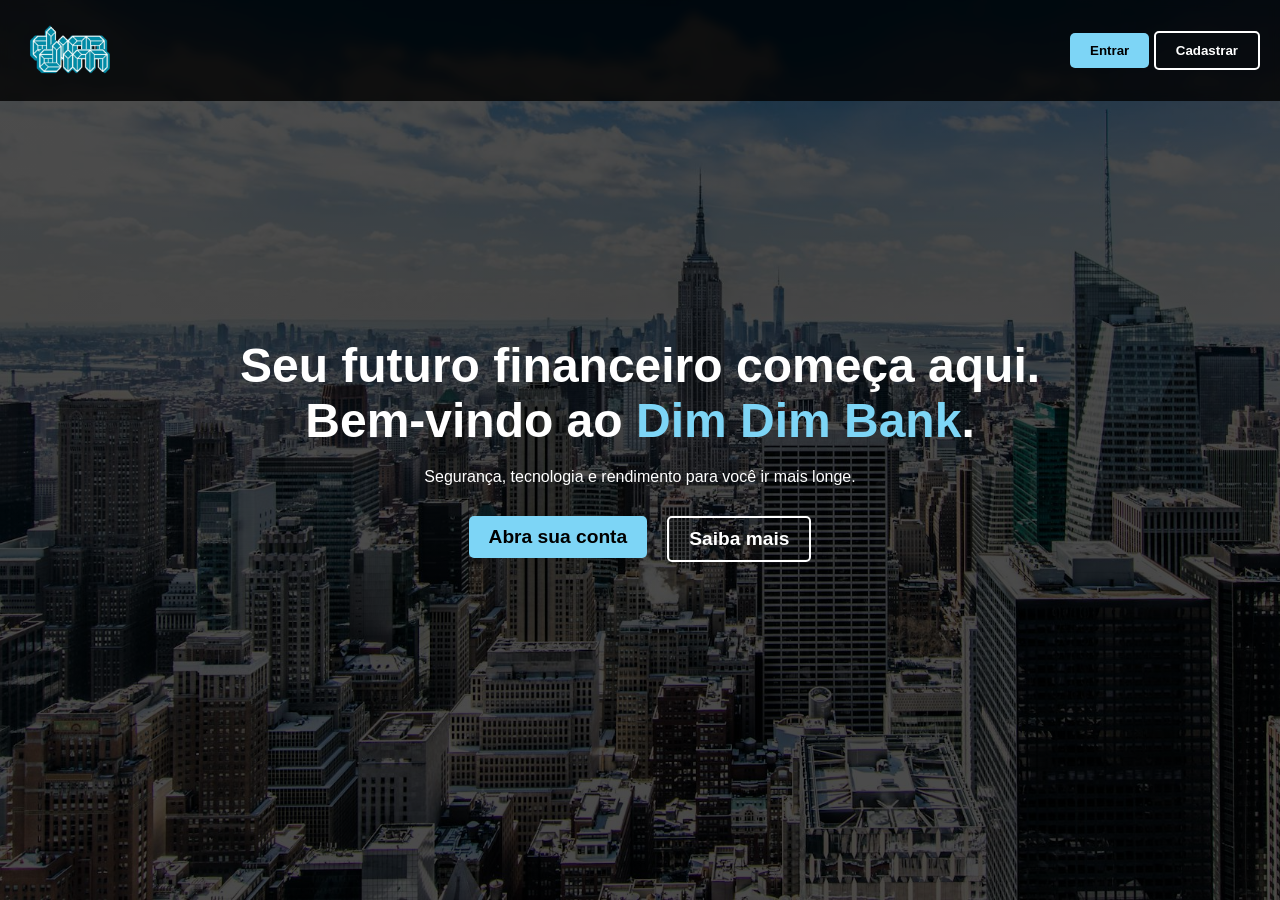
<file: index.html>
<!DOCTYPE html>
<html lang="pt-BR">
<head>
    <meta charset="UTF-8">
    <meta name="viewport" content="width=device-width, initial-scale=1.0">
    <title>Dim Dim Bank - Home</title>
    
    <link rel="stylesheet" href="css/global.css">
    <style>
        /* Estilos específicos apenas da Home para não poluir o global */
        .hero {
            background: linear-gradient(rgba(0,0,0,0.7), rgba(0,0,0,0.7)), url('imgs/cidade.jpg');
            background-size: cover;
            background-position: center;
            height: 100vh;
            display: flex;
            flex-direction: column;
            align-items: center;
            justify-content: center;
            text-align: center;
            color: white;
            padding: 20px;
        }
        .hero h1 { font-size: 3rem; margin-bottom: 20px; }
        .hero span { color: var(--primary-color); }
        .cta-buttons { display: flex; gap: 20px; margin-top: 30px; }
        .btn-outline { background: transparent; border: 2px solid white; color: white; }
        .btn-outline:hover { background: white; color: black; }
        
        nav {
            position: fixed; top: 0; width: 100%; padding: 20px;
            display: flex; justify-content: space-between; align-items: center;
            background: rgba(0,0,0,0.8); backdrop-filter: blur(5px); z-index: 100;
        }
        .nav-logo { width: 100px; }
    </style>
</head>
<body>
    <nav>
        <img src="imgs/logo.png" alt="Dim Dim Bank" class="nav-logo">
        <div>
            <a href="login.html"><button class="btn">Entrar</button></a>
            <a href="cadastro.html"><button class="btn btn-outline">Cadastrar</button></a>
        </div>
    </nav>

    <main class="hero">
        <h1>Seu futuro financeiro começa aqui.<br>Bem-vindo ao <span>Dim Dim Bank</span>.</h1>
        <p>Segurança, tecnologia e rendimento para você ir mais longe.</p>
        
        <div class="cta-buttons">
            <a href="cadastro.html"><button class="btn" style="font-size: 1.2rem;">Abra sua conta</button></a>
            <a href="#services"><button class="btn btn-outline" style="font-size: 1.2rem;">Saiba mais</button></a>
        </div>
    </main>
</body>
</html>
</file>
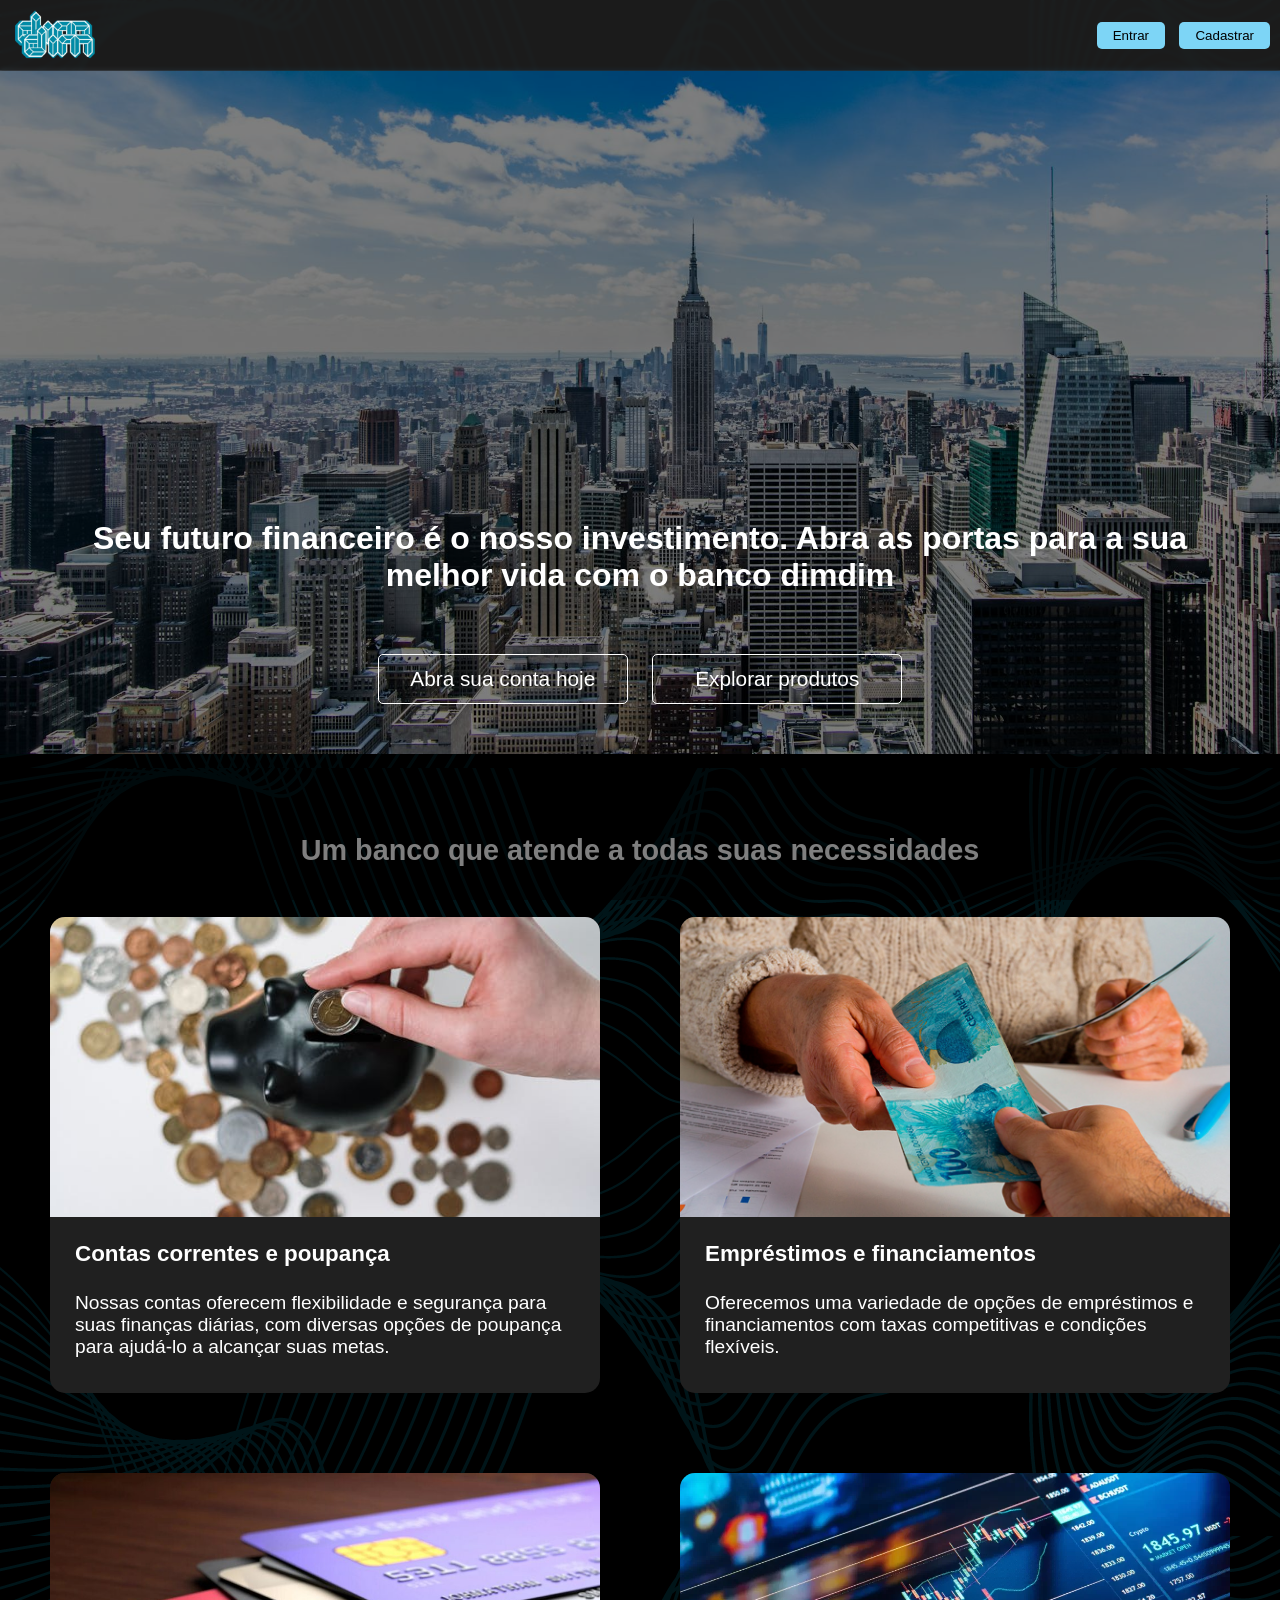
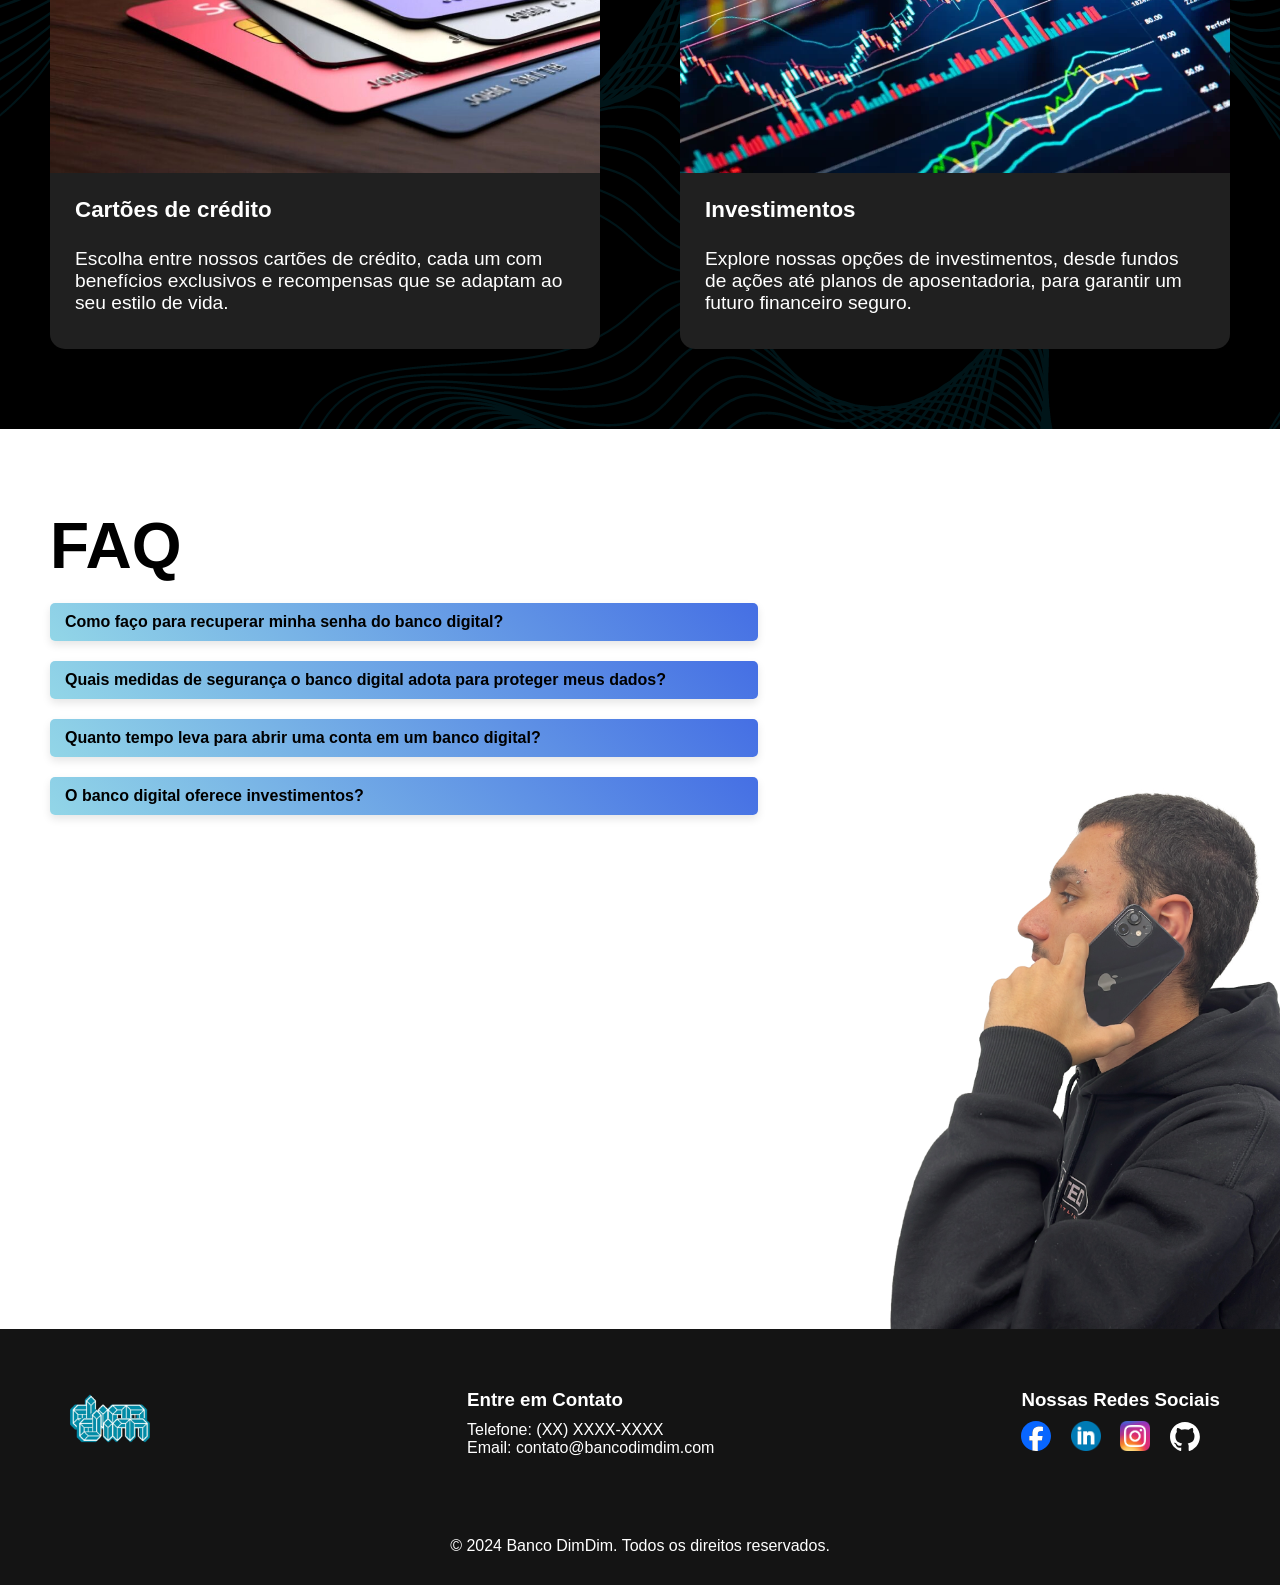
<file: home.html>
<!DOCTYPE html>
<html lang="pt-br">

<head>
    <meta charset="UTF-8">
    <meta name="viewport" content="width=device-width, initial-scale=1.0">
    <title>Home</title>
    <link rel="stylesheet" href="css/home.css">
</head>

<body>
    <nav>
        <img src="imgs/logo.png" alt="logo" class="logo">
        <div>
            <a href="login.html"><button>Entrar</button></a>
            <a href="cadastro.html"><button>Cadastrar</button></a>
        </div>
    </nav>
    <main>
        <h1>Seu futuro financeiro é o nosso investimento. Abra as portas para a sua melhor vida com o <span>banco
                dimdim</span></h1>
        <div>
            <a href="cadastro.html"><button>Abra sua conta hoje</button></a>
            <a href="#services"><button>Explorar produtos</button></a>
        </div>
    </main>
    <section id="services">
        <h2>Um banco que atende a todas suas necessidades</h2>
        <div>
            <div class="card">
                <img src="imgs/poupança.jpg" alt="imagem">
                <aside>
                    <h3>Contas correntes e poupança</h3>
                    <p>Nossas contas oferecem flexibilidade e segurança para suas finanças diárias, com diversas opções
                        de poupança para ajudá-lo a alcançar suas metas.</p>
                </aside>
            </div>
            <div class="card">
                <img src="imgs/empréstimo.jpg" alt="imagem">
                <aside>
                    <h3>Empréstimos e financiamentos</h3>
                    <p>Oferecemos uma variedade de opções de empréstimos e financiamentos com taxas competitivas e
                        condições flexíveis.</p>
                </aside>
            </div>
            <div class="card">
                <img src="imgs/cartões.jpg" alt="imagem">
                <aside>
                    <h3>Cartões de crédito</h3>
                    <p>Escolha entre nossos cartões de crédito, cada um com benefícios exclusivos e recompensas que se
                        adaptam ao seu estilo de vida.</p>
                </aside>
            </div>
            <div class="card">
                <img src="imgs/investimento.webp" alt="imagem">
                <aside>
                    <h3>Investimentos</h3>
                    <p>Explore nossas opções de investimentos, desde fundos de ações até planos de aposentadoria, para
                        garantir um futuro financeiro seguro.</p>
                </aside>
            </div>
        </div>
    </section>
    <section id="faq">
        <img src="imgs/beto.png" alt="beto">
        <div>
            <h2>FAQ</h2>
            <details>
                <summary>Como faço para recuperar minha senha do banco digital?</summary>
                <p>Para recuperar sua senha, basta acessar a opção "Esqueci minha senha" no site.
                    Você receberá instruções sobre como redefinir sua senha através do e-mail cadastrado ou de um código
                    de verificação via SMS.</p>
            </details>
            <details>
                <summary>Quais medidas de segurança o banco digital adota para proteger meus dados?</summary>
                <p>Utilizamos tecnologias avançadas de segurança, como criptografia de ponta a ponta, autenticação de
                    dois fatores e monitoramento constante para proteger suas informações pessoais e transações
                    financeiras. Além disso, oferecemos recursos de segurança adicionais, como biometria e tokens de
                    segurança.</p>
            </details>
            <details>
                <summary>Quanto tempo leva para abrir uma conta em um banco digital?</summary>
                <p>O processo de abertura de conta é rápido e leva apenas alguns
                    minutos. Após enviar seus documentos e passar pela verificação de identidade, sua conta geralmente é
                    aprovada em questão de horas.</p>
            </details>
            <details>
                <summary>O banco digital oferece investimentos?</summary>
                <p>Sim, nós oferecemos opções de investimentos, como CDBs, fundos de investimento,
                    Tesouro Direto, entre outros. Você pode acessar esses investimentos diretamente
                    pelo site e começar a investir de forma simples e segura.</p>
            </details>
        </div>
    </section>
    <footer>
        <div class="content">
            <img src="imgs/logo.png" alt="Logo" class="logo">
            <div class="info">
                <h3>Entre em Contato</h3>
                <p>Telefone: (XX) XXXX-XXXX</p>
                <p>Email: contato@bancodimdim.com</p>
            </div>
            <div class="social-media">
                <h3>Nossas Redes Sociais</h3>
                <a href="#"><img src="imgs/facebook.svg" alt="Facebook"></a>
                <a href="#"><img src="imgs/linkedin.webp" alt="Twitter"></a>
                <a href="#"><img src="imgs/instagram.webp" alt="Instagram"></a>
                <a href="https://github.com/capelosini/DimDimBank"><img src="imgs/github.svg" alt="github"></a>
            </div>
        </div>
        <p>© 2024 Banco DimDim. Todos os direitos reservados.</p>
    </footer>
    <script>
        const details = document.querySelectorAll("details")
        details.forEach(detail => {
            detail.addEventListener("click", () => {
                details.forEach(otherDetail => {
                    if (otherDetail != detail && otherDetail.open) {
                        otherDetail.removeAttribute('open')
                    }
                })
            })
        })
    </script>
</body>

</html>
</file>
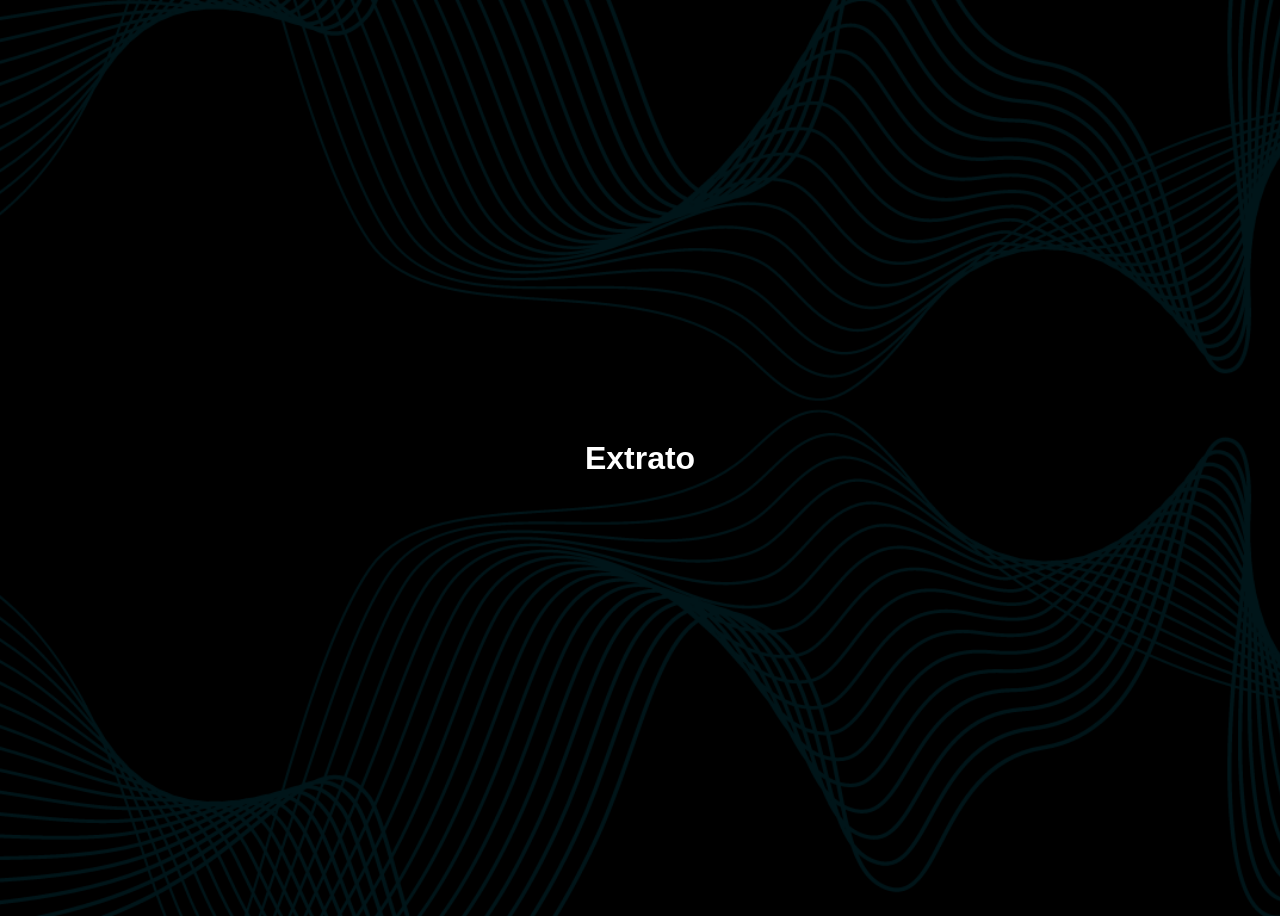
<file: iframes/extrato.html>
<!DOCTYPE html>
<html lang="en">
<head>
    <meta charset="UTF-8">
    <meta name="viewport" content="width=device-width, initial-scale=1.0">
    <link rel="stylesheet" href="iframe.css">
    <title>Extrato</title>
</head>
<body class="investment">
    
    <div>
        <h1 style="text-align: center; padding: 20px;">Extrato</h1>
        <ul id="extratoList">
            
        </ul>
    </div>

    <script src="https://ajax.googleapis.com/ajax/libs/jquery/3.7.1/jquery.min.js"></script>
    <script src="../script/User.js"></script>
    <script src="iframe.js"></script>
    <script>
        localUser.extrato.map(r => {
            let h4 = document.createElement("h4")
            h4.innerHTML = "<span style='color: #2f91b4;'>R$ "+r.value+"</span> -> "+r.desc+"<hr>"
            document.getElementById("extratoList").appendChild(h4)
        })
    </script>
</body>
</html>
</file>
<file: css/global.css>
:root {
    --primary-color: #7dd5f6;
    --primary-hover: #2f91b4;
    --bg-dark: #1a1a1a;
    --bg-card: rgba(0, 0, 0, 0.8);
    --text-white: #ffffff;
    --text-muted: #b3b3b3;
    --danger: #ff4d4d;
    --success: #00b894;
}

* {
    margin: 0;
    padding: 0;
    box-sizing: border-box;
    font-family: 'Poppins', sans-serif;
}

body {
    background-color: var(--bg-dark);
    color: var(--text-white);
    /* Imagem de fundo padrão caso não haja específica */
    background-image: url("../imgs/bg4.png");
    background-size: cover;
    background-attachment: fixed;
}

/* Utilitários */
.hidden { display: none !important; }

/* Inputs e Botões Globais */
input, select {
    width: 100%;
    padding: 12px;
    margin: 8px 0;
    background-color: #0b0b0b;
    border: 1px solid #333;
    border-radius: 5px;
    color: var(--primary-color);
    outline: none;
    font-size: 1rem;
}
input:focus { border-color: var(--primary-color); }

.btn {
    background-color: var(--primary-color);
    color: #000;
    border: none;
    padding: 10px 20px;
    border-radius: 5px;
    cursor: pointer;
    font-weight: 600;
    transition: 0.3s;
}
.btn:hover { background-color: var(--primary-hover); transform: scale(1.02); }
</file>
<file: css/home.css>
* {
    margin: 0;
    padding: 0;
    box-sizing: border-box;
    font-family: Verdana, Geneva, Tahoma, sans-serif;
}

html {
    scroll-behavior: smooth;
}

body {
    background-image: url("../imgs/bg4.png");
}

button {
    cursor: pointer;
}

nav {
    position: fixed;
    top: 0;
    display: flex;
    justify-content: space-between;
    background: #30303090;
    backdrop-filter: blur(2px);
    align-items: center;
    width: 100%;
    padding: 5px;
    transition: 0.2s ease;
    z-index: 1;
}

.logo {
    width: 100px;
    height: fit-content;
}

nav button {
    background-color: #7dd5f6;
    color: #000;
    margin: 0 5px;
    padding: 6px 16px;
    border-radius: 5px;
    border: none;
}

main {
    background-image: url("../imgs/cidade.jpg");
    background-size: cover;
    color: white;
    text-align: center;
    max-width: 1400px;
    margin: auto;
    margin-top: 70px;
    padding: 40px 70px;
    padding-top: 50vh;
}
main::before {
    content: '';
    position: absolute;
    top: 0;
    right: 0;
    bottom: 0;
    left: 0;
    background: #00000080;
}
main * {
    position: relative;
}
main div {
    margin-top: 50px;
}
main button {
    font-size: 1.3em;
    width: 250px;
    margin: 10px;
    padding: 12px;
    border-radius: 5px;
    transition: 0.2s ease;
    background: none;
    color: white;
    border: solid 1px white;
}
main button:hover {
    background: #599bff;
}

section {
    max-width: 1300px;
    margin: auto;
    padding: 80px 50px;
}

section h2 {
    font-size: 1.8em;
}

#services {
    background-size: cover;
    color: white;
    text-align: center;
}

#services>div {
    display: flex;
    justify-content: space-around;
    flex-wrap: wrap;
    gap: 80px;
    margin-top: 50px;
}

.card {
    text-align: left;
    background: #202020;
    width: 550px;
    border-radius: 15px;
    overflow: hidden;
    transition: 0.2S ease;
}

.card img {
    width: 100%;
    height: 300px;
    object-fit: cover;
    transition: 0.3s ease-in-out;
}

.card:hover {
    background: #292929;
}

.card:hover img {
    transform: scale(1.05);
}

.card aside {
    padding: 10px 25px;
}

.card h3 {
    font-size: 1.4em;
    margin: 10px 0;
}

.card p {
    font-size: 1.2em;
    margin: 25px 0;
}

#faq {
    position: relative;
    background: white;
    min-height: 100vh;
}
#faq img {
    position: absolute;
    bottom: 0;
    right: 0;
    width: 400px;
}
#faq div {
    position: relative;
    width: 60%;
}
#faq h2 {
    font-size: 4em;
    font-weight: bolder;
}

#faq summary {
    display: flex;
    justify-content: space-between;
    align-items: center;
    padding: 10px 15px;
    font-weight: bold;
    cursor: pointer;
    background-color: linear-gradient(45deg, #92d6e7, #456fe4);
    border-radius: 5px 5px 0 0;
    transition: 0.3s ease
}
#faq summary:hover {
    background-color: #33a6c9;
}
#faq details {
    background-image: linear-gradient(45deg, #92d6e7, #456fe4);
    margin: 20px 0;
    border-radius: 5px;
    box-shadow: 0 4px 8px #0000001a;
    transition: transform 0.3s ease;
}
#faq details[open] {
    transform: scale(1.01);
}
#faq details[open] summary {
    border-radius: 5px 5px 0 0;
    background-color: #33a6c9;
}
#faq details p {
    padding: 15px;
    background-color: #33a6c9;
    border-radius: 0 0 5px 5px;
}

footer {
    background-color: #141414;
    color: #fff;
    padding: 30px;
    font-family: Arial, sans-serif;
}
.content {
    display: flex;
    justify-content: space-between;
    align-items: start;
    gap: 30px;
    padding: 30px;
}
.content h3 {
    margin-bottom: 10px;
}
.social-media img {
    width: 30px;
    margin-right: 15px;
}
footer > p {
    margin-top: 50px;
    text-align: center;
}

@media screen and (max-width: 1200px) {
    .card {
        width: 700px;
    }
}

@media screen and (max-width: 700px) {
    main {
        padding-top: 40vh;
    }

    .card {
        width: 400px;
    }

    .card img {
        height: 400px;
    }

    #faq img {
        width: 350px;
    }

    #faq div {
        width: 80%;
    }

    .content {
        flex-direction: column;
    }
}
</file>
<file: iframes/iframe.css>
body {
    background: url(../imgs/bg4.png);
    background-repeat: repeat-y;
    background-size: cover;
    display: flex;
    flex-direction: column;
    align-items: center;
    justify-content: center;
    height: 100vh;
    color: #fff;
    font-family: 'Poppins', sans-serif;
}

form#paymentForm {
    text-align: center;
    width: 350px;
    margin: 150px auto 0 auto;
    padding: 50px;
    background: linear-gradient(180deg, #252525c5, #000);
    border-radius: 7px;
    box-shadow: #000 0 0 20px;
}

form#paymentForm input {
    background-color: #040404;
    border: none;
    border-radius: 5px;
    padding: 10px;
    margin: 5px;
    outline: none;
    text-align: center;
    color: #0097b2;
    width: 100%;
}

form#paymentForm button {
    width: 80%;
    margin: 10px 0 0 0;
    background-color: #7dd5f6;
    color: #000;
    border: none;
    border-radius: 5px;
    padding: 10px;
}

form img {
    width: 100px;
    border-radius: 50px;
    margin-bottom: 30px;
    box-shadow: #000 0 0 10px;
}

.payment-method {
display: flex;
align-items: center;
align-content: center;
}

.payment-method label {
    margin-right: 20px;
    cursor: pointer;
}

#creditCardInputs {
    display: block;
}

#investmentChartContainer {
    width: 100%;
    max-width: 600px;
    margin-top: 50px;
}

#investmentChart {
    width: 100%;
}

form#investmentForm {
    text-align: center;
    width: 350px;
    margin: 150px auto 0 auto;
    padding: 50px;
    background: linear-gradient(180deg, #252525c5, #000);
    border-radius: 7px;
    box-shadow: #000 0 0 20px;
}

form#investmentForm input,select {
    background-color: #040404;
    border: none;
    border-radius: 5px;
    padding: 10px;
    margin: 5px;
    outline: none;
    text-align: center;
    color: #0097b2;
    width: 100%;
}

form#investmentForm button {
    width: 80%;
    margin: 10px 0 0 0;
    background-color: #7dd5f6;
    color: #000;
    border: none;
    border-radius: 5px;
    padding: 10px;
}

form img {
    width: 100px;
    border-radius: 50px;
    margin-bottom: 30px;
    box-shadow: #000 0 0 10px;
}
</file>
